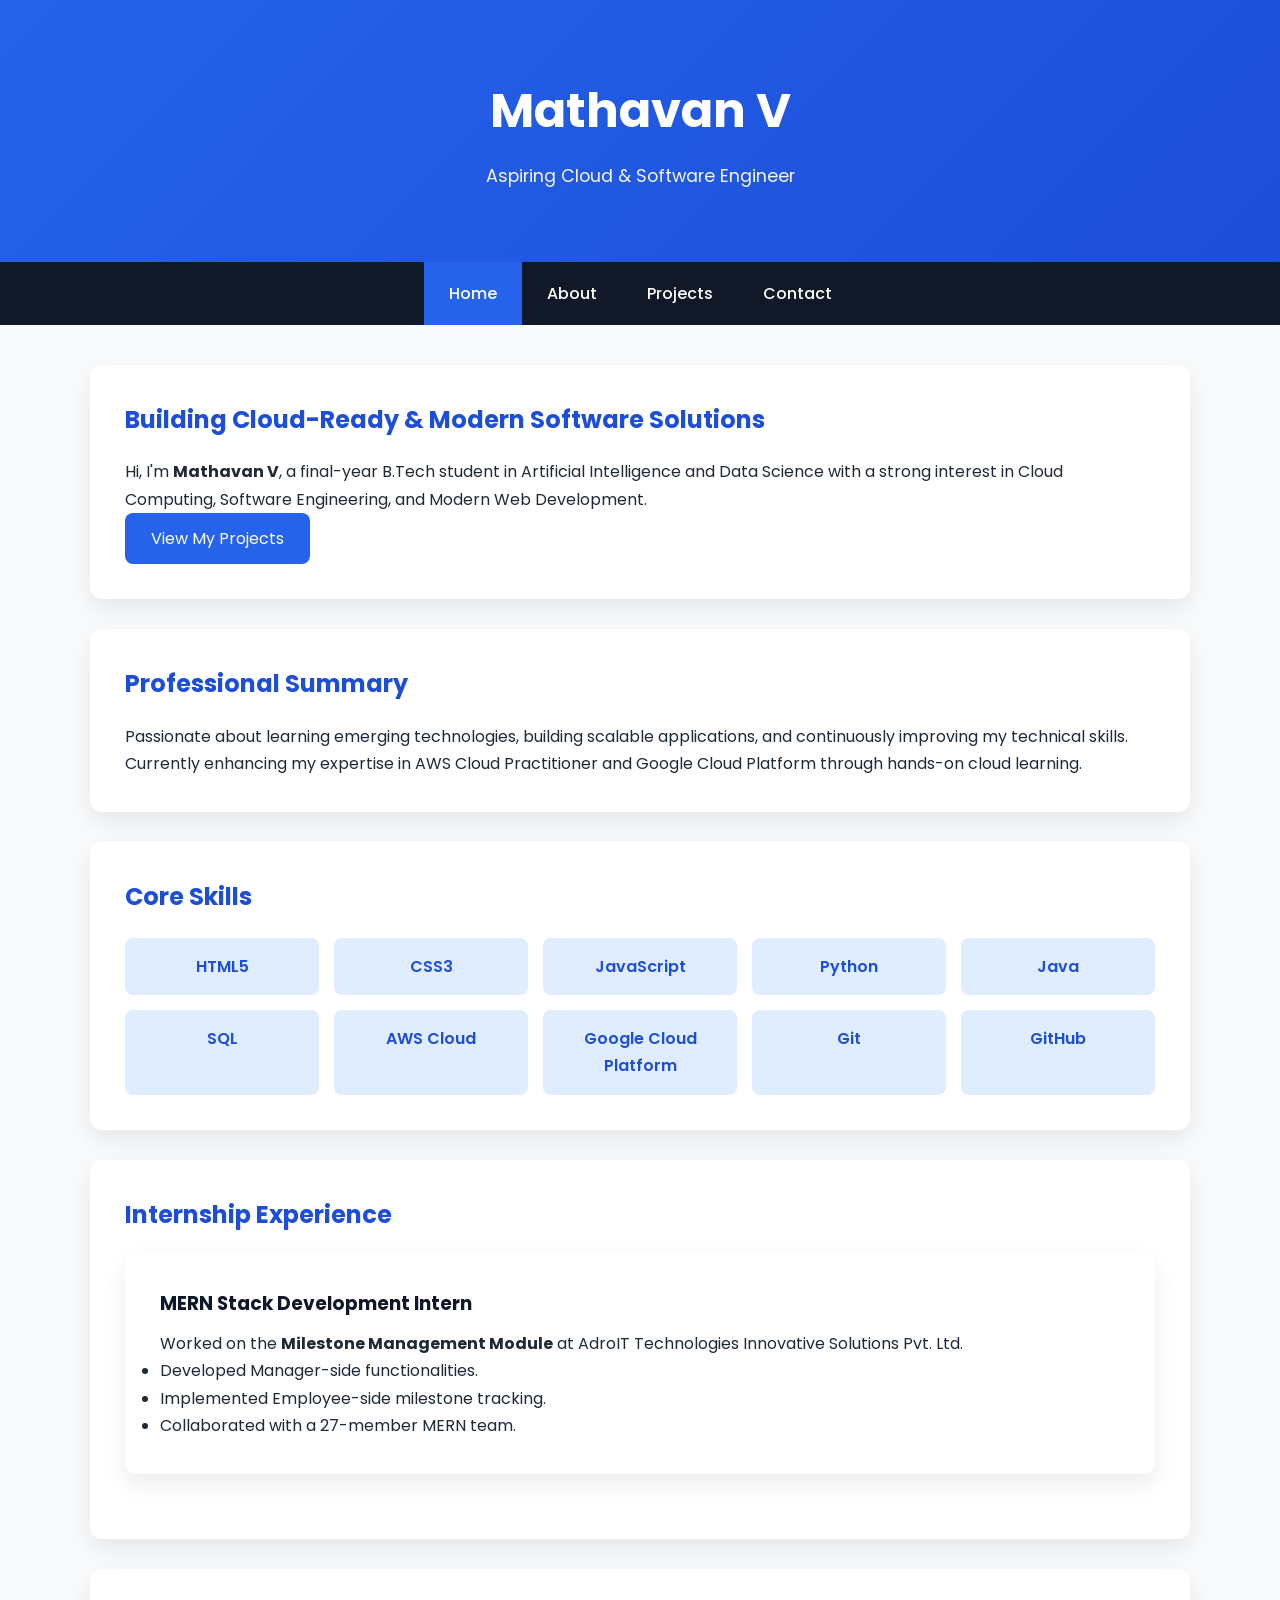
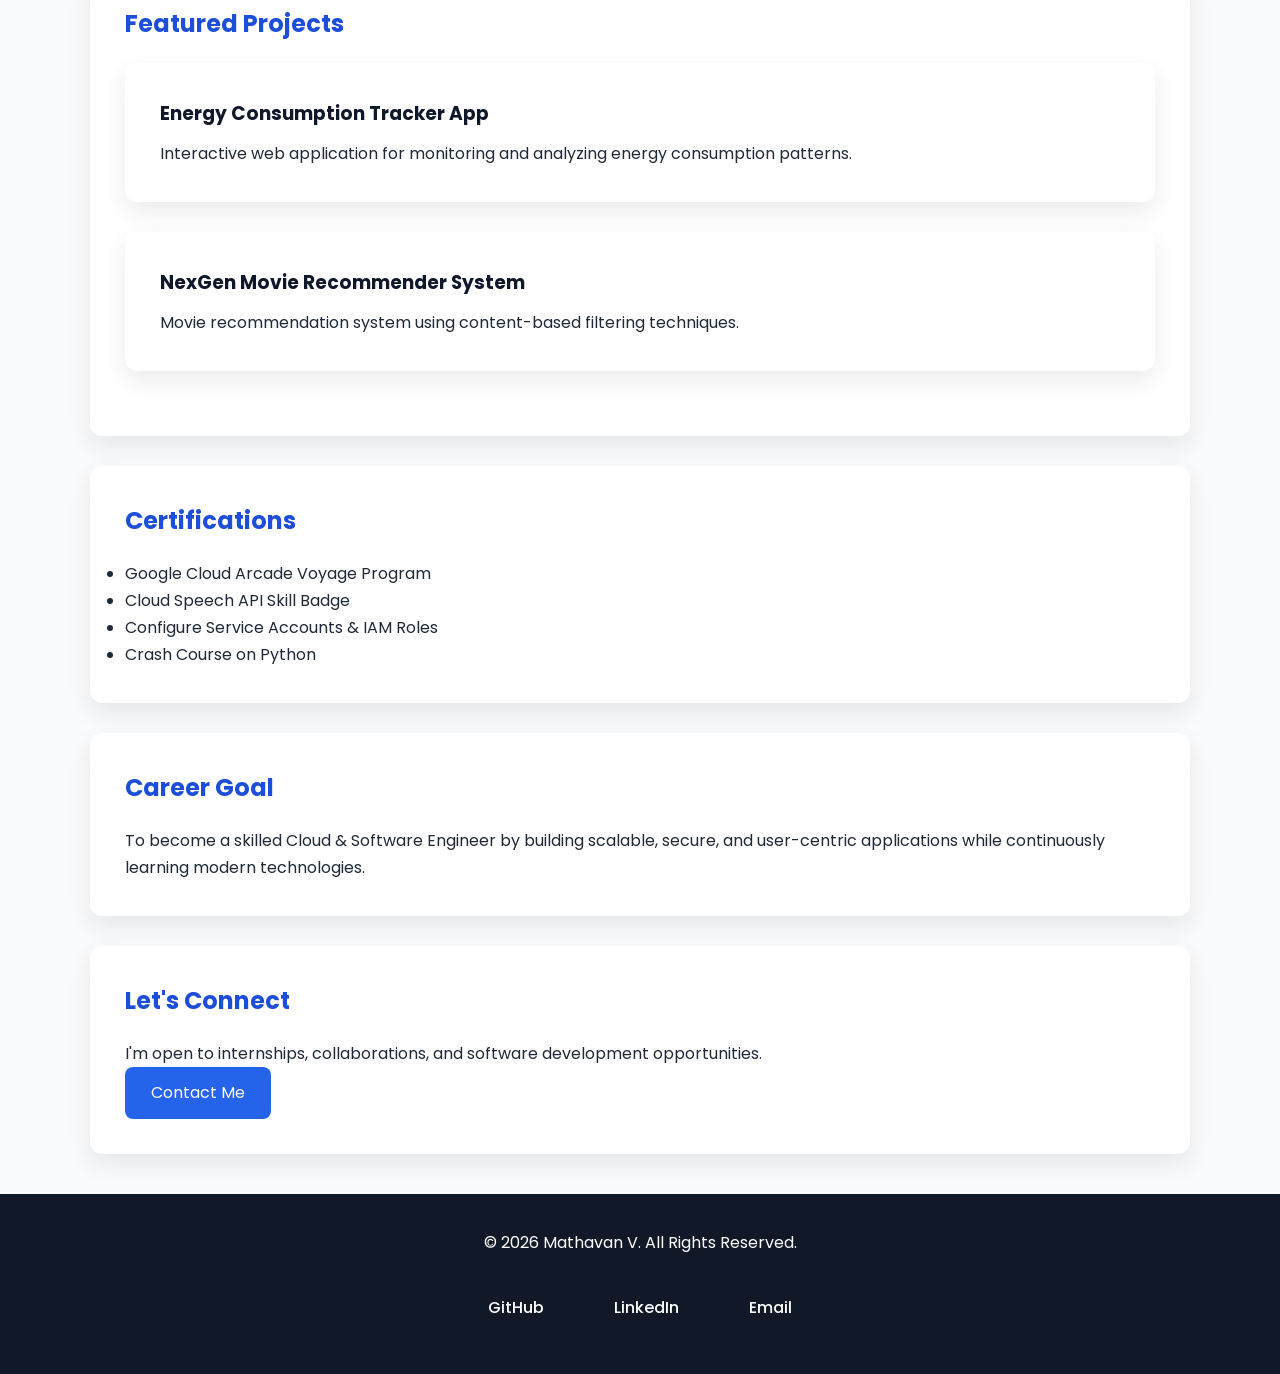
<file: portfolio/index.html>
<!DOCTYPE html>
<html lang="en">

<head>

    <!-- Basic Meta -->

    <meta charset="UTF-8">

    <meta name="viewport"
          content="width=device-width, initial-scale=1.0">

    <!-- SEO -->

    <title>Mathavan V | Portfolio</title>

    <meta name="description"
          content="Official portfolio of Mathavan V, Aspiring Cloud & Software Engineer, showcasing projects, internship experience, skills and certifications.">

    <meta name="keywords"
          content="Mathavan V, Portfolio, Cloud Engineer, Software Engineer, Web Developer, HTML, CSS, JavaScript">

    <meta name="author"
          content="Mathavan V">

    <meta name="robots"
          content="index, follow">

    <link rel="stylesheet"
          href="css/style.css">

</head>

<body>

    <!-- Skip Link -->

    <a href="#main-content"
       class="skip-link">

        Skip to Main Content

    </a>

    <!-- ================= HEADER ================= -->

    <header>

        <div class="container">

            <h1>

                Mathavan V

            </h1>

            <p class="tagline">

                Aspiring Cloud & Software Engineer

            </p>

        </div>

    </header>

    <!-- ================= NAVIGATION ================= -->

    <nav aria-label="Primary Navigation">

        <ul>

            <li>

                <a href="index.html"
                   aria-current="page">

                    Home

                </a>

            </li>

            <li>

                <a href="about.html">

                    About

                </a>

            </li>

            <li>

                <a href="projects.html">

                    Projects

                </a>

            </li>

            <li>

                <a href="contact.html">

                    Contact

                </a>

            </li>

        </ul>

    </nav>

    <!-- ================= MAIN ================= -->

    <main id="main-content">

        <!-- Hero Section -->

        <section aria-labelledby="hero-title">

            <h2 id="hero-title">

                Building Cloud-Ready &
                Modern Software Solutions

            </h2>

            <p>

                Hi, I'm <strong>Mathavan V</strong>,
                a final-year B.Tech student in Artificial Intelligence
                and Data Science with a strong interest in
                Cloud Computing, Software Engineering,
                and Modern Web Development.

            </p>

            <a href="projects.html"
               class="btn">

                View My Projects

            </a>

        </section>

        <!-- Professional Summary -->

        <section aria-labelledby="summary-heading">

            <h2 id="summary-heading">

                Professional Summary

            </h2>

            <p>

                Passionate about learning emerging technologies,
                building scalable applications,
                and continuously improving my technical skills.
                Currently enhancing my expertise in
                AWS Cloud Practitioner and
                Google Cloud Platform
                through hands-on cloud learning.

            </p>

        </section>

        <!-- Skills -->

        <section aria-labelledby="skills-heading">

            <h2 id="skills-heading">

                Core Skills

            </h2>

            <ul class="skills-list">

                <li>HTML5</li>

                <li>CSS3</li>

                <li>JavaScript</li>

                <li>Python</li>

                <li>Java</li>

                <li>SQL</li>

                <li>AWS Cloud</li>

                <li>Google Cloud Platform</li>

                <li>Git</li>

                <li>GitHub</li>

            </ul>

        </section>

        <!-- Internship -->

        <section aria-labelledby="intern-heading">

            <h2 id="intern-heading">

                Internship Experience

            </h2>

            <article>

                <h3>

                    MERN Stack Development Intern

                </h3>

                <p>

                    Worked on the
                    <strong>Milestone Management Module</strong>
                    at AdroIT Technologies Innovative Solutions Pvt. Ltd.

                </p>

                <ul>

                    <li>

                        Developed Manager-side functionalities.

                    </li>

                    <li>

                        Implemented Employee-side milestone tracking.

                    </li>

                    <li>

                        Collaborated with a 27-member MERN team.

                    </li>

                </ul>

            </article>

        </section>

        <!-- Featured Projects -->

        <section aria-labelledby="project-heading">

            <h2 id="project-heading">

                Featured Projects

            </h2>

            <article>

                <h3>

                    Energy Consumption Tracker App

                </h3>

                <p>

                    Interactive web application for monitoring
                    and analyzing energy consumption patterns.

                </p>

            </article>

            <article>

                <h3>

                    NexGen Movie Recommender System

                </h3>

                <p>

                    Movie recommendation system
                    using content-based filtering techniques.

                </p>

            </article>

        </section>

        <!-- Certifications -->

        <section aria-labelledby="cert-heading">

            <h2 id="cert-heading">

                Certifications

            </h2>

            <ul>

                <li>Google Cloud Arcade Voyage Program</li>

                <li>Cloud Speech API Skill Badge</li>

                <li>Configure Service Accounts & IAM Roles</li>

                <li>Crash Course on Python</li>

            </ul>

        </section>

        <!-- Career Goal -->

        <aside aria-labelledby="goal-heading">

            <h2 id="goal-heading">

                Career Goal

            </h2>

            <p>

                To become a skilled Cloud &
                Software Engineer by building
                scalable,
                secure,
                and user-centric applications
                while continuously learning modern technologies.

            </p>

        </aside>

        <!-- CTA -->

        <section aria-labelledby="cta-heading">

            <h2 id="cta-heading">

                Let's Connect

            </h2>

            <p>

                I'm open to internships,
                collaborations,
                and software development opportunities.

            </p>

            <a href="contact.html"
               class="btn">

                Contact Me

            </a>

        </section>

    </main>

    <!-- ================= FOOTER ================= -->

    <footer>

        <p>

            © 2026 Mathavan V.
            All Rights Reserved.

        </p>

        <nav aria-label="Social Media">

            <ul>

                <li>

                    <a href="https://github.com/MrMaddy46"
                       target="_blank"
                       aria-label="Visit GitHub Profile">

                        GitHub

                    </a>

                </li>

                <li>

                    <a href="https://linkedin.com/in/mathavanvm"
                       target="_blank"
                       aria-label="Visit LinkedIn Profile">

                        LinkedIn

                    </a>

                </li>

                <li>

                    <a href="mailto:mrmaddy46mathavan@gmail.com"
                       aria-label="Send Email">

                        Email

                    </a>

                </li>

            </ul>

        </nav>

    </footer>

</body>

</html>
</file>
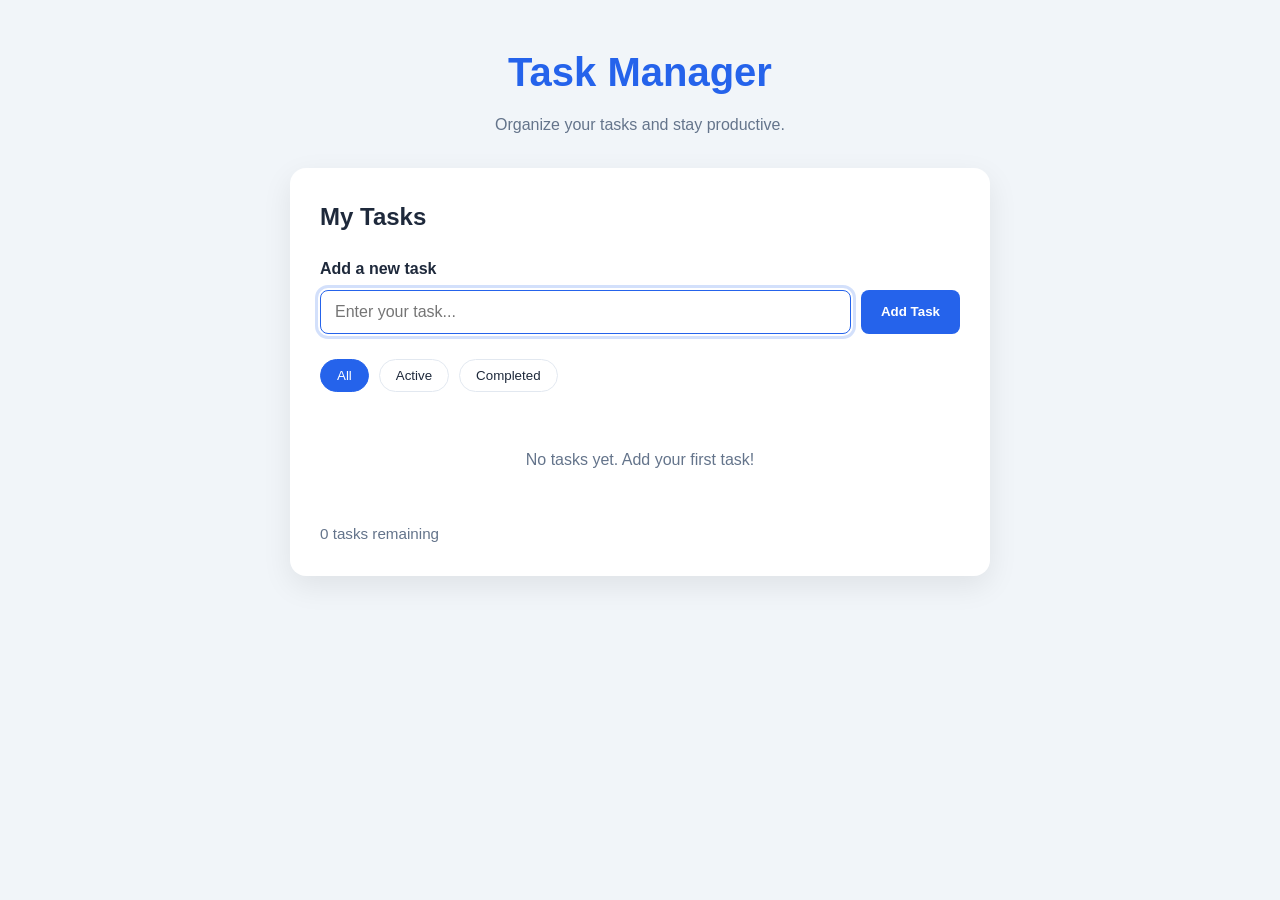
<file: Task 3/index.html>
<!DOCTYPE html>
<html lang="en">

<head>
    <meta charset="UTF-8">

    <meta name="viewport"
        content="width=device-width, initial-scale=1.0">

    <meta name="description"
        content="A client-side To-Do List application with CRUD operations, filtering, and local data persistence.">

    <title>Task Manager | To-Do List</title>

    <link rel="stylesheet" href="css/style.css">
</head>

<body>

    <main class="todo-container">

        <header class="todo-header">

            <h1>Task Manager</h1>

            <p>
                Organize your tasks and stay productive.
            </p>

        </header>

        <section
            class="todo-app"
            aria-labelledby="todo-heading">

            <h2 id="todo-heading">
                My Tasks
            </h2>

            <!-- Add Task -->

            <form id="task-form">

                <label for="task-input">
                    Add a new task
                </label>

                <div class="input-group">

                    <input
                        type="text"
                        id="task-input"
                        name="task"
                        placeholder="Enter your task..."
                        maxlength="200"
                        autocomplete="off"
                        required>

                    <button type="submit">
                        Add Task
                    </button>

                </div>

            </form>

            <!-- Filter Buttons -->

            <nav
                class="filters"
                aria-label="Task filters">

                <button
                    type="button"
                    class="filter-btn active"
                    data-filter="all"
                    aria-pressed="true">

                    All

                </button>

                <button
                    type="button"
                    class="filter-btn"
                    data-filter="active"
                    aria-pressed="false">

                    Active

                </button>

                <button
                    type="button"
                    class="filter-btn"
                    data-filter="completed"
                    aria-pressed="false">

                    Completed

                </button>

            </nav>

            <!-- Task List -->

            <ul
                id="task-list"
                class="task-list"
                aria-live="polite">
            </ul>

            <!-- Task Count -->

            <p
                id="task-count"
                class="task-count"
                aria-live="polite">

                0 tasks remaining

            </p>

        </section>

    </main>

    <script src="js/script.js"></script>

</body>

</html>
</file>
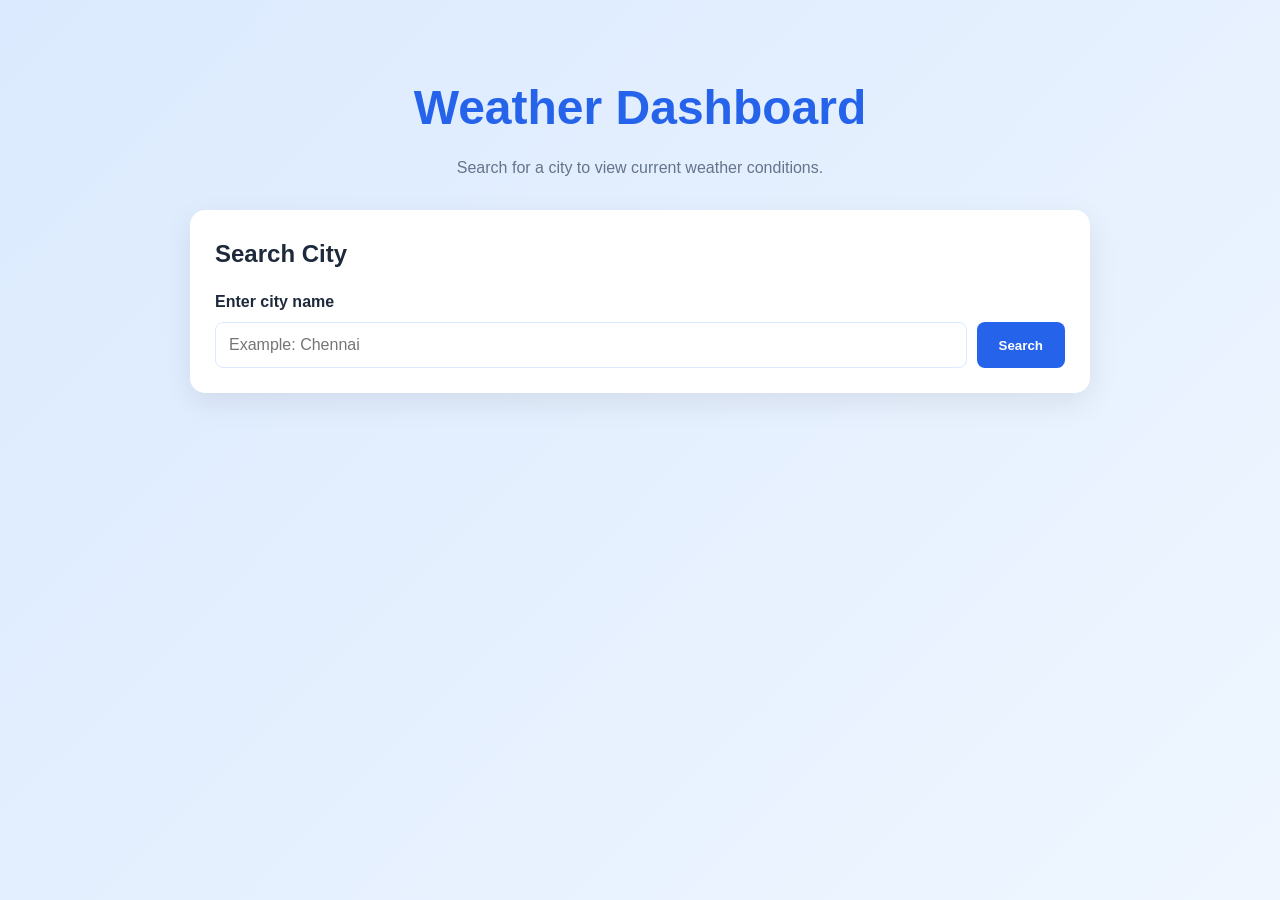
<file: Task 4/index.html>
<!DOCTYPE html>
<html lang="en">

<head>

    <meta charset="UTF-8">

    <meta name="viewport"
        content="width=device-width, initial-scale=1.0">

    <meta name="description"
        content="Real-time weather dashboard that displays temperature, humidity and wind speed for any city.">

    <title>Weather Dashboard</title>

    <link rel="stylesheet"
        href="css/style.css">

</head>

<body>

    <main class="weather-container">

        <header class="weather-header">

            <h1>Weather Dashboard</h1>

            <p>
                Search for a city to view current weather conditions.
            </p>

        </header>

        <section
            class="search-section"
            aria-labelledby="search-heading">

            <h2 id="search-heading">
                Search City
            </h2>

            <form id="weather-form">

                <label for="city-input">
                    Enter city name
                </label>

                <div class="search-box">

                    <input
                        type="search"
                        id="city-input"
                        placeholder="Example: Chennai"
                        autocomplete="off"
                        required>

                    <button type="submit">
                        Search
                    </button>

                </div>

            </form>

        </section>

        <!-- Status -->

        <p
            id="status-message"
            class="status"
            aria-live="polite">
        </p>

        <!-- Weather Result -->

        <section
            id="weather-result"
            class="weather-result"
            aria-labelledby="city-name"
            hidden>

            <header class="location-header">

                <h2 id="city-name">
                    --
                </h2>

                <p id="country-name">
                    --
                </p>

            </header>

            <div class="weather-grid">

                <article class="weather-card">

                    <h3>
                        Temperature
                    </h3>

                    <p
                        id="temperature"
                        class="weather-value">
                        --
                    </p>

                    <span>
                        °C
                    </span>

                </article>

                <article class="weather-card">

                    <h3>
                        Humidity
                    </h3>

                    <p
                        id="humidity"
                        class="weather-value">
                        --
                    </p>

                    <span>
                        %
                    </span>

                </article>

                <article class="weather-card">

                    <h3>
                        Wind Speed
                    </h3>

                    <p
                        id="wind-speed"
                        class="weather-value">
                        --
                    </p>

                    <span>
                        km/h
                    </span>

                </article>

            </div>

            <p class="weather-time">

                Last updated:
                <time id="updated-time">
                    --
                </time>

            </p>

        </section>

    </main>

    <script src="js/script.js"></script>

</body>

</html>
</file>
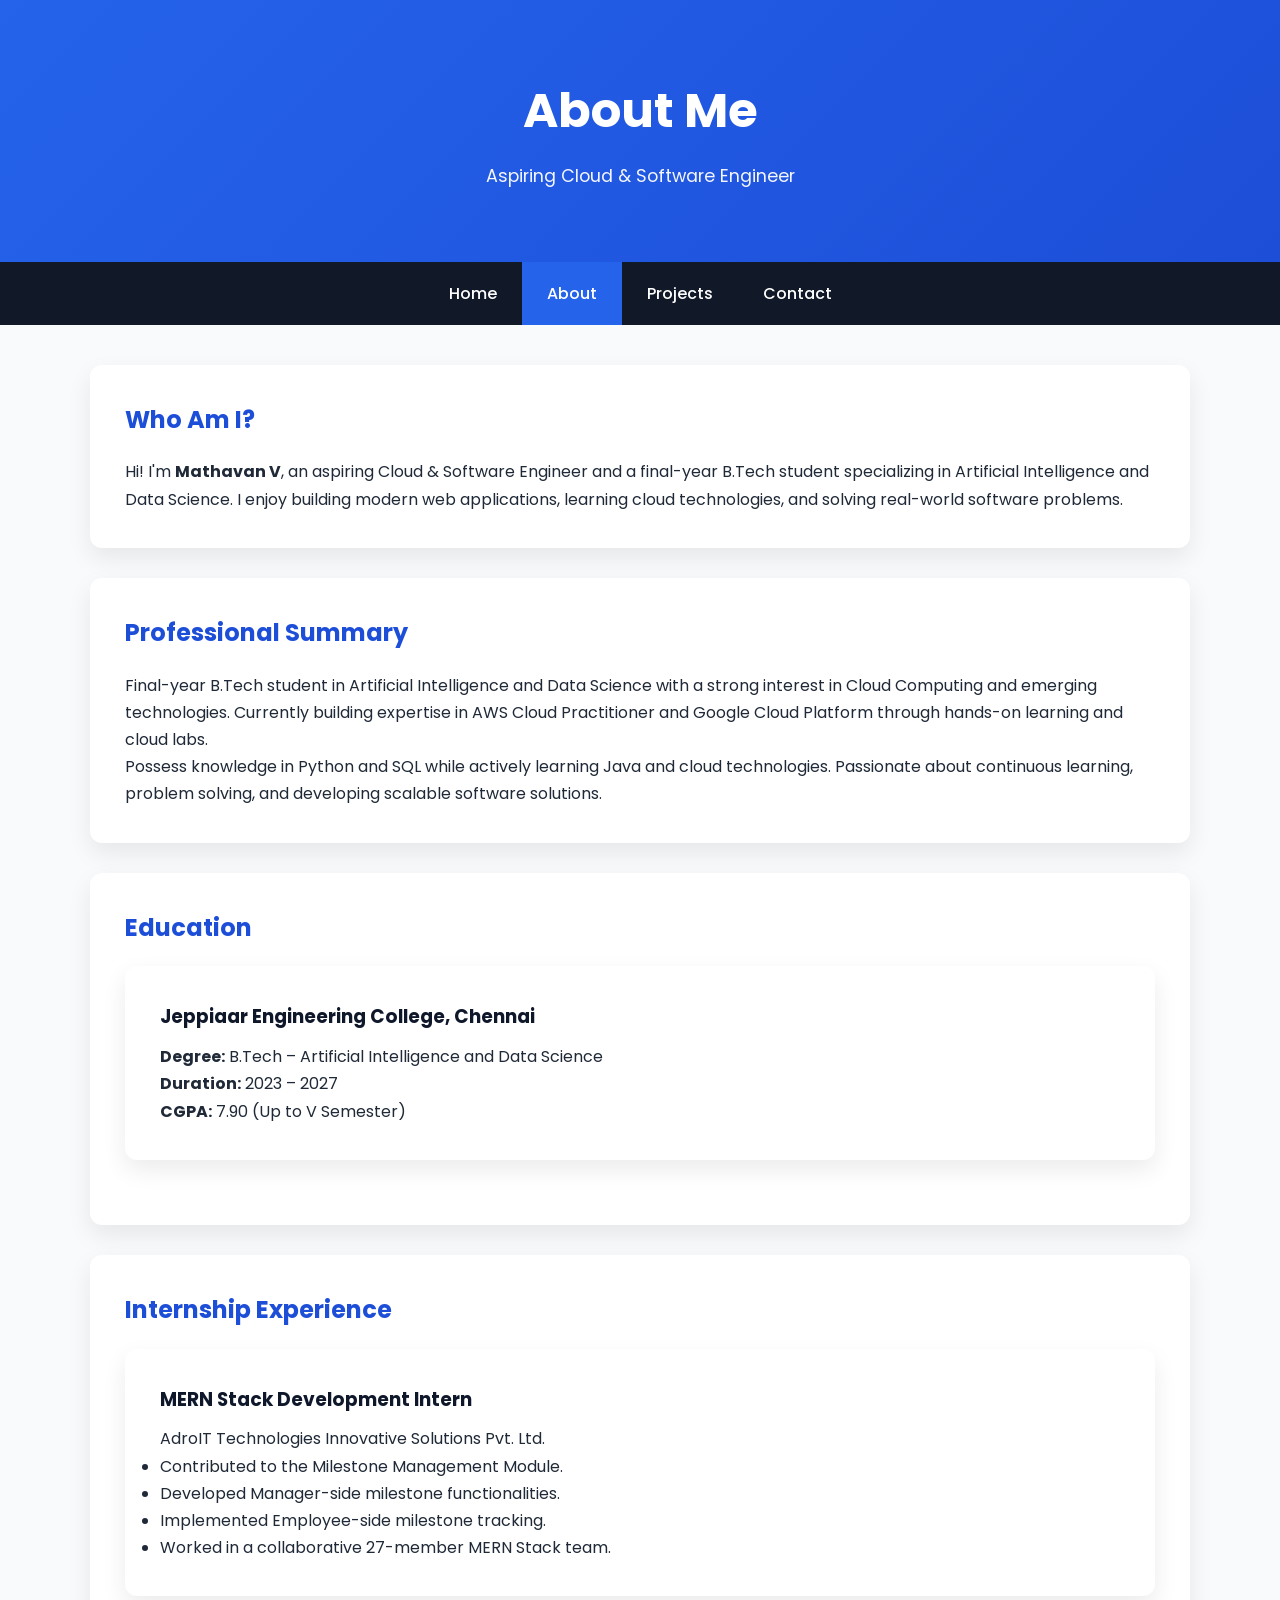
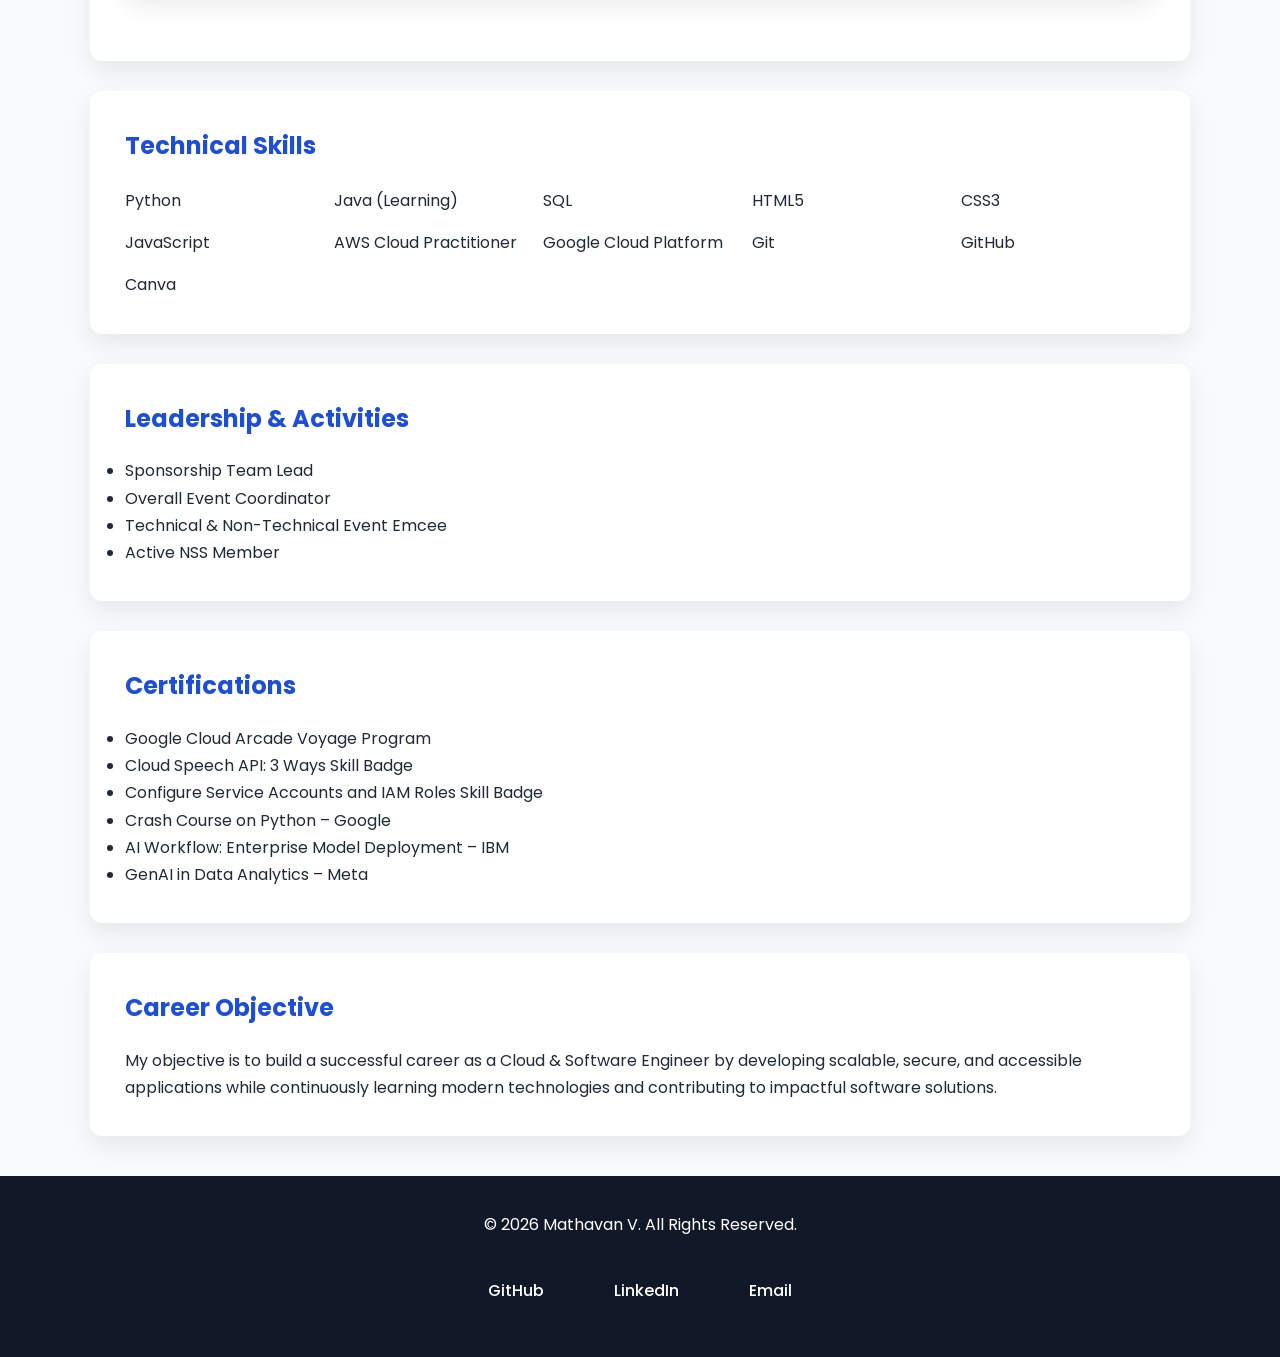
<file: portfolio/about.html>
<!DOCTYPE html>
<html lang="en">

<head>

    <meta charset="UTF-8">

    <meta name="viewport" content="width=device-width, initial-scale=1.0">

    <title>About | Mathavan V</title>

    <meta name="description"
        content="Learn more about Mathavan V, an aspiring Cloud & Software Engineer and B.Tech AI & Data Science student.">

    <meta name="keywords"
        content="Mathavan V, About, Portfolio, Cloud Engineer, Software Engineer">

    <meta name="author"
        content="Mathavan V">

    <meta name="robots"
        content="index, follow">

    <link rel="stylesheet" href="css/style.css">

</head>

<body>

    <!-- Skip Navigation -->

    <a href="#main-content" class="skip-link">
        Skip to Main Content
    </a>

    <!-- Header -->

    <header>

        <div class="container">

            <h1>About Me</h1>

            <p class="tagline">

                Aspiring Cloud & Software Engineer

            </p>

        </div>

    </header>

    <!-- Navigation -->

    <nav aria-label="Primary Navigation">

        <ul>

            <li><a href="index.html">Home</a></li>

            <li><a href="about.html" aria-current="page">About</a></li>

            <li><a href="projects.html">Projects</a></li>

            <li><a href="contact.html">Contact</a></li>

        </ul>

    </nav>

    <!-- Main -->

    <main id="main-content">

        <!-- Introduction -->

        <section aria-labelledby="about-heading">

            <h2 id="about-heading">

                Who Am I?

            </h2>

            <p>

                Hi! I'm <strong>Mathavan V</strong>, an aspiring Cloud & Software Engineer
                and a final-year B.Tech student specializing in Artificial Intelligence and
                Data Science. I enjoy building modern web applications, learning cloud
                technologies, and solving real-world software problems.

            </p>

        </section>

        <!-- Professional Summary -->

        <section aria-labelledby="summary-heading">

            <h2 id="summary-heading">

                Professional Summary

            </h2>

            <p>

                Final-year B.Tech student in Artificial Intelligence and Data Science with
                a strong interest in Cloud Computing and emerging technologies.
                Currently building expertise in AWS Cloud Practitioner and Google Cloud Platform
                through hands-on learning and cloud labs.

            </p>

            <p>

                Possess knowledge in Python and SQL while actively learning Java
                and cloud technologies. Passionate about continuous learning,
                problem solving, and developing scalable software solutions.

            </p>

        </section>

        <!-- Education -->

        <section aria-labelledby="education-heading">

            <h2 id="education-heading">

                Education

            </h2>

            <article>

                <h3>

                    Jeppiaar Engineering College, Chennai

                </h3>

                <p>

                    <strong>Degree:</strong>

                    B.Tech – Artificial Intelligence and Data Science

                </p>

                <p>

                    <strong>Duration:</strong>

                    2023 – 2027

                </p>

                <p>

                    <strong>CGPA:</strong>

                    7.90 (Up to V Semester)

                </p>

            </article>

        </section>

        <!-- Internship -->

        <section aria-labelledby="internship-heading">

            <h2 id="internship-heading">

                Internship Experience

            </h2>

            <article>

                <h3>

                    MERN Stack Development Intern

                </h3>

                <p>

                    AdroIT Technologies Innovative Solutions Pvt. Ltd.

                </p>

                <ul>

                    <li>
                        Contributed to the Milestone Management Module.
                    </li>

                    <li>
                        Developed Manager-side milestone functionalities.
                    </li>

                    <li>
                        Implemented Employee-side milestone tracking.
                    </li>

                    <li>
                        Worked in a collaborative 27-member MERN Stack team.
                    </li>

                </ul>

            </article>

        </section>

        <!-- Skills -->

        <section aria-labelledby="skills-heading">

            <h2 id="skills-heading">

                Technical Skills

            </h2>

            <div class="skills-list">

                <span>Python</span>

                <span>Java (Learning)</span>

                <span>SQL</span>

                <span>HTML5</span>

                <span>CSS3</span>

                <span>JavaScript</span>

                <span>AWS Cloud Practitioner</span>

                <span>Google Cloud Platform</span>

                <span>Git</span>

                <span>GitHub</span>

                <span>Canva</span>

            </div>

        </section>

        <!-- Leadership -->

        <section aria-labelledby="leadership-heading">

            <h2 id="leadership-heading">

                Leadership & Activities

            </h2>

            <ul>

                <li>
                    Sponsorship Team Lead
                </li>

                <li>
                    Overall Event Coordinator
                </li>

                <li>
                    Technical & Non-Technical Event Emcee
                </li>

                <li>
                    Active NSS Member
                </li>

            </ul>

        </section>

        <!-- Certifications -->

        <section aria-labelledby="certification-heading">

            <h2 id="certification-heading">

                Certifications

            </h2>

            <ul>

                <li>
                    Google Cloud Arcade Voyage Program
                </li>

                <li>
                    Cloud Speech API: 3 Ways Skill Badge
                </li>

                <li>
                    Configure Service Accounts and IAM Roles Skill Badge
                </li>

                <li>
                    Crash Course on Python – Google
                </li>

                <li>
                    AI Workflow: Enterprise Model Deployment – IBM
                </li>

                <li>
                    GenAI in Data Analytics – Meta
                </li>

            </ul>

        </section>

        <!-- Career Goal -->

        <section aria-labelledby="goal-heading">

            <h2 id="goal-heading">

                Career Objective

            </h2>

            <p>

                My objective is to build a successful career as a Cloud &
                Software Engineer by developing scalable, secure,
                and accessible applications while continuously learning
                modern technologies and contributing to impactful software solutions.

            </p>

        </section>

    </main>

    <!-- Footer -->

    <footer>

        <p>

            © 2026 Mathavan V.
            All Rights Reserved.

        </p>

        <nav aria-label="Social Links">

            <ul>

                <li>

                    <a href="https://github.com/MrMaddy46"
                        target="_blank"
                        aria-label="GitHub Profile">

                        GitHub

                    </a>

                </li>

                <li>

                    <a href="https://linkedin.com/in/mathavanvm"
                        target="_blank"
                        aria-label="LinkedIn Profile">

                        LinkedIn

                    </a>

                </li>

                <li>

                    <a href="mailto:mrmaddy46mathavan@gmail.com"
                        aria-label="Send Email">

                        Email

                    </a>

                </li>

            </ul>

        </nav>

    </footer>

</body>

</html>
</file>
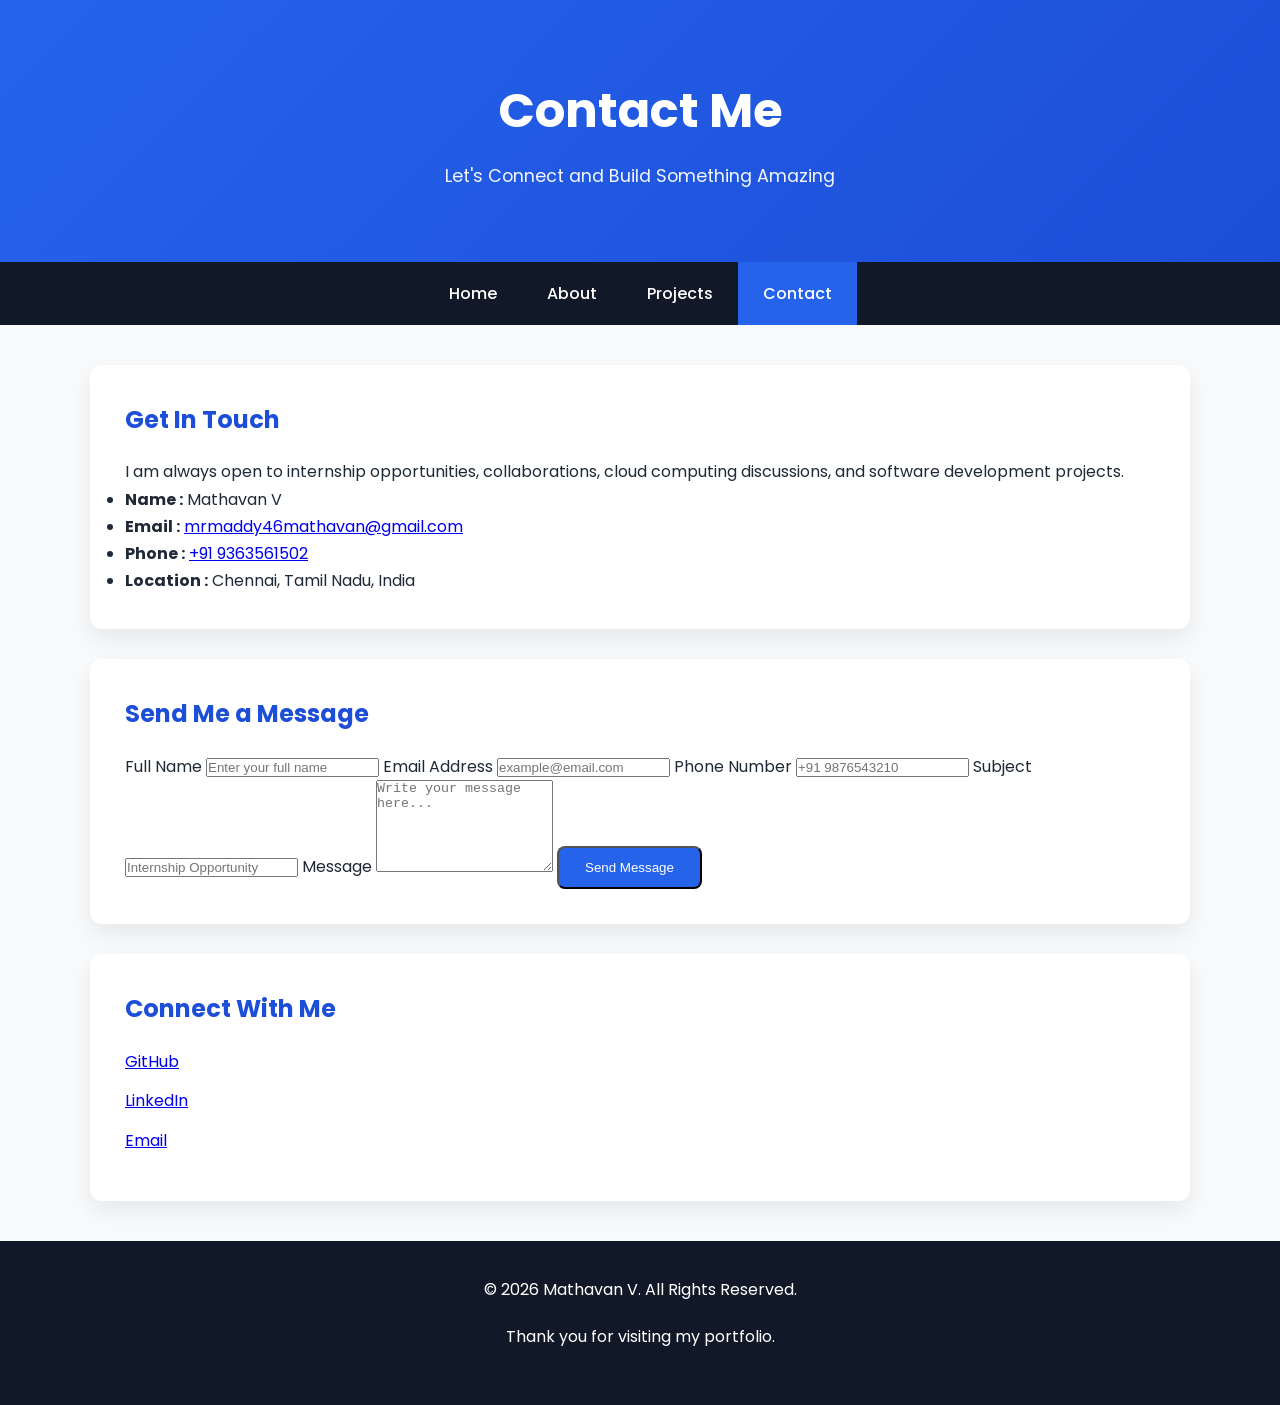
<file: portfolio/contact.html>
<!DOCTYPE html>
<html lang="en">

<head>

    <meta charset="UTF-8">

    <meta name="viewport" content="width=device-width, initial-scale=1.0">

    <title>Contact | Mathavan V</title>

    <meta name="description"
        content="Contact Mathavan V for internships, collaborations, and software development opportunities.">

    <meta name="keywords"
        content="Mathavan Contact, Portfolio, Web Developer, Cloud Engineer">

    <meta name="author"
        content="Mathavan V">

    <meta name="robots"
        content="index, follow">

    <link rel="stylesheet" href="css/style.css">

</head>

<body>

    <!-- Skip Link -->

    <a href="#main-content" class="skip-link">

        Skip to Main Content

    </a>

    <!-- Header -->

    <header>

        <div class="container">

            <h1>

                Contact Me

            </h1>

            <p class="tagline">

                Let's Connect and Build Something Amazing

            </p>

        </div>

    </header>

    <!-- Navigation -->

    <nav aria-label="Primary Navigation">

        <ul>

            <li>

                <a href="index.html">

                    Home

                </a>

            </li>

            <li>

                <a href="about.html">

                    About

                </a>

            </li>

            <li>

                <a href="projects.html">

                    Projects

                </a>

            </li>

            <li>

                <a href="contact.html"
                    aria-current="page">

                    Contact

                </a>

            </li>

        </ul>

    </nav>

    <!-- Main -->

    <main id="main-content">

        <!-- Contact Information -->

        <section aria-labelledby="contact-info">

            <h2 id="contact-info">

                Get In Touch

            </h2>

            <p>

                I am always open to internship opportunities,
                collaborations,
                cloud computing discussions,
                and software development projects.

            </p>

            <ul>

                <li>

                    <strong>Name :</strong>

                    Mathavan V

                </li>

                <li>

                    <strong>Email :</strong>

                    <a href="mailto:mrmaddy46mathavan@gmail.com">

                        mrmaddy46mathavan@gmail.com

                    </a>

                </li>

                <li>

                    <strong>Phone :</strong>

                    <a href="tel:+919363561502">

                        +91 9363561502

                    </a>

                </li>

                <li>

                    <strong>Location :</strong>

                    Chennai, Tamil Nadu, India

                </li>

            </ul>

        </section>

        <!-- Contact Form -->

        <section aria-labelledby="form-heading">

            <h2 id="form-heading">

                Send Me a Message

            </h2>

            <form action="#"
                method="post"
                aria-label="Contact Form">

                <label for="fullname">

                    Full Name

                </label>

                <input
                    type="text"
                    id="fullname"
                    name="fullname"
                    placeholder="Enter your full name"
                    required>

                <label for="email">

                    Email Address

                </label>

                <input
                    type="email"
                    id="email"
                    name="email"
                    placeholder="example@email.com"
                    required>

                <label for="phone">

                    Phone Number

                </label>

                <input
                    type="tel"
                    id="phone"
                    name="phone"
                    placeholder="+91 9876543210">

                <label for="subject">

                    Subject

                </label>

                <input
                    type="text"
                    id="subject"
                    name="subject"
                    placeholder="Internship Opportunity"
                    required>

                <label for="message">

                    Message

                </label>

                <textarea
                    id="message"
                    name="message"
                    rows="6"
                    placeholder="Write your message here..."
                    required></textarea>

                <button
                    type="submit"
                    class="btn"
                    aria-label="Send Message">

                    Send Message

                </button>

            </form>

        </section>

        <!-- Social Links -->

        <aside aria-labelledby="social-heading">

            <h2 id="social-heading">

                Connect With Me

            </h2>

            <ul>

                <li>

                    <a href="https://github.com/MrMaddy46"
                        target="_blank"
                        aria-label="Visit GitHub Profile">

                        GitHub

                    </a>

                </li>

                <li>

                    <a href="https://linkedin.com/in/mathavanvm"
                        target="_blank"
                        aria-label="Visit LinkedIn Profile">

                        LinkedIn

                    </a>

                </li>

                <li>

                    <a href="mailto:mrmaddy46mathavan@gmail.com"
                        aria-label="Send Email">

                        Email

                    </a>

                </li>

            </ul>

        </aside>

    </main>

    <!-- Footer -->

    <footer>

        <p>

            © 2026 Mathavan V. All Rights Reserved.

        </p>

        <p>

            Thank you for visiting my portfolio.

        </p>

    </footer>

</body>

</html>
</file>
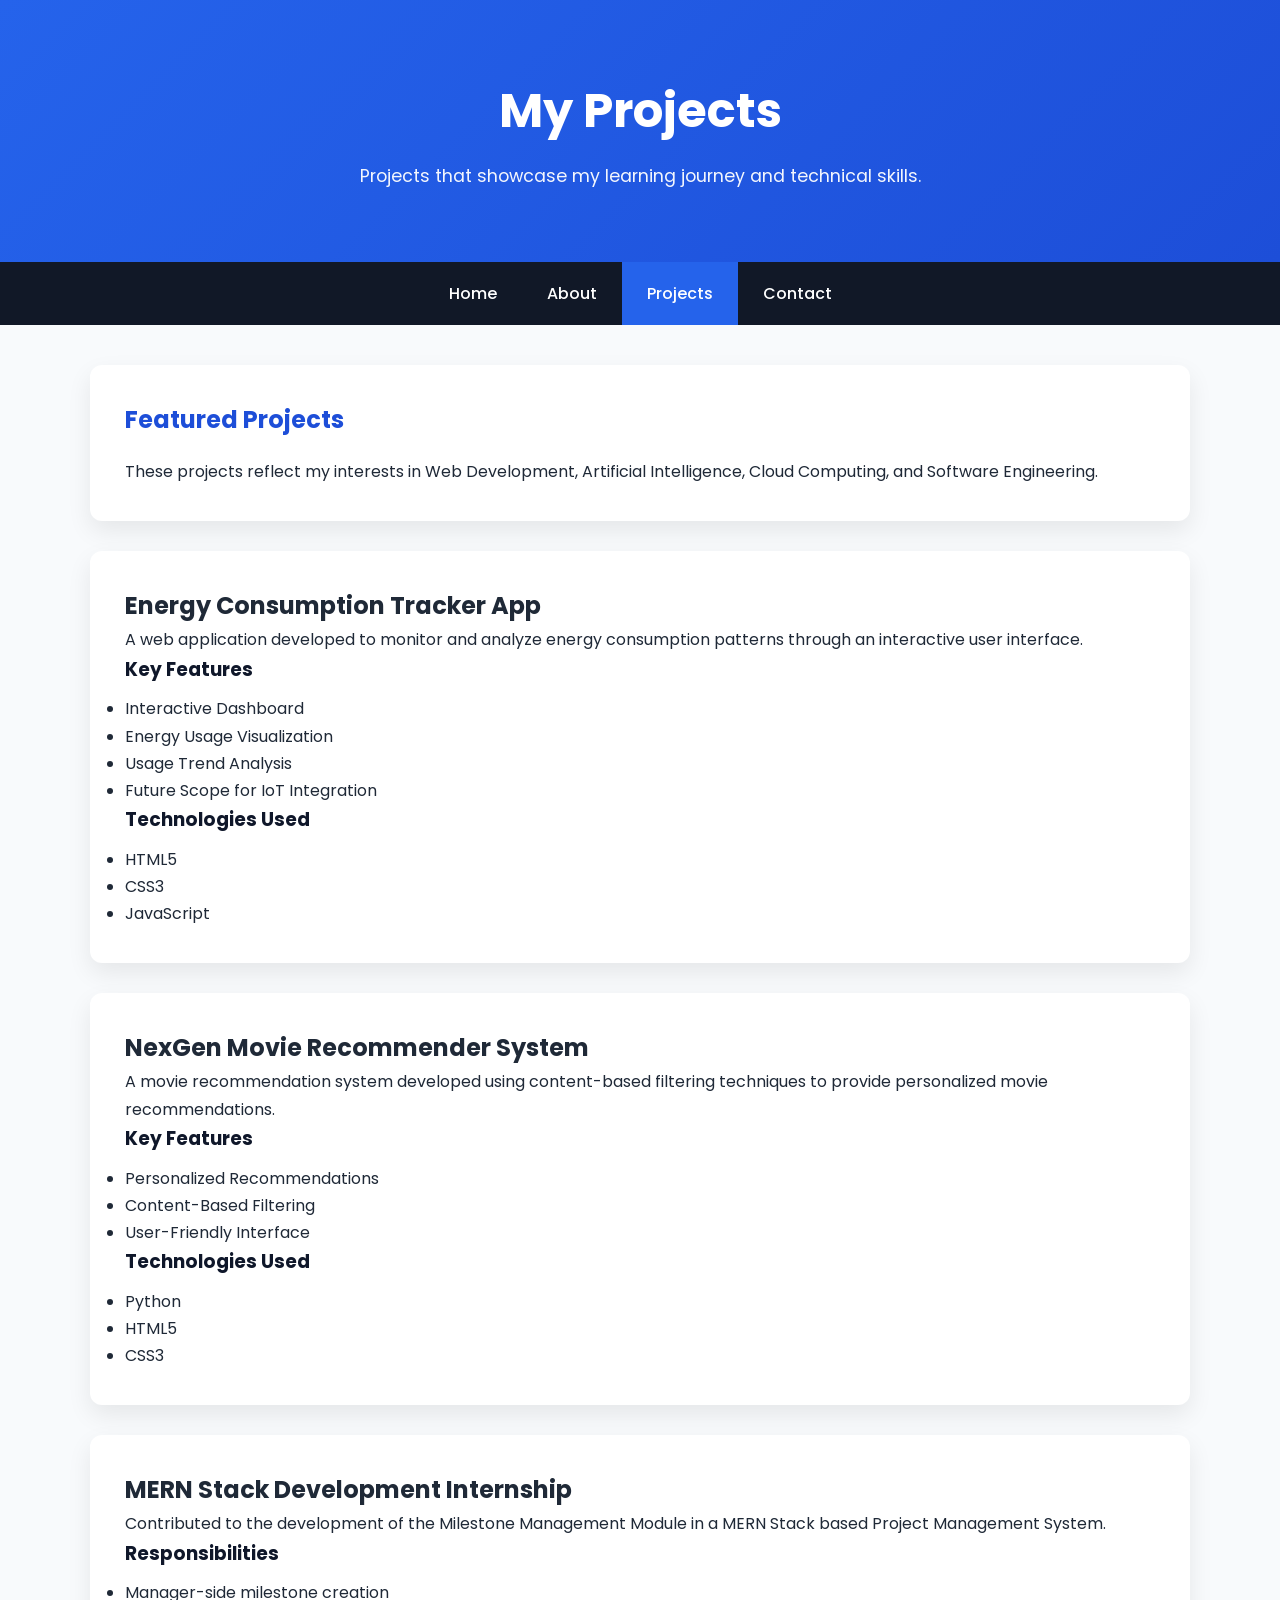
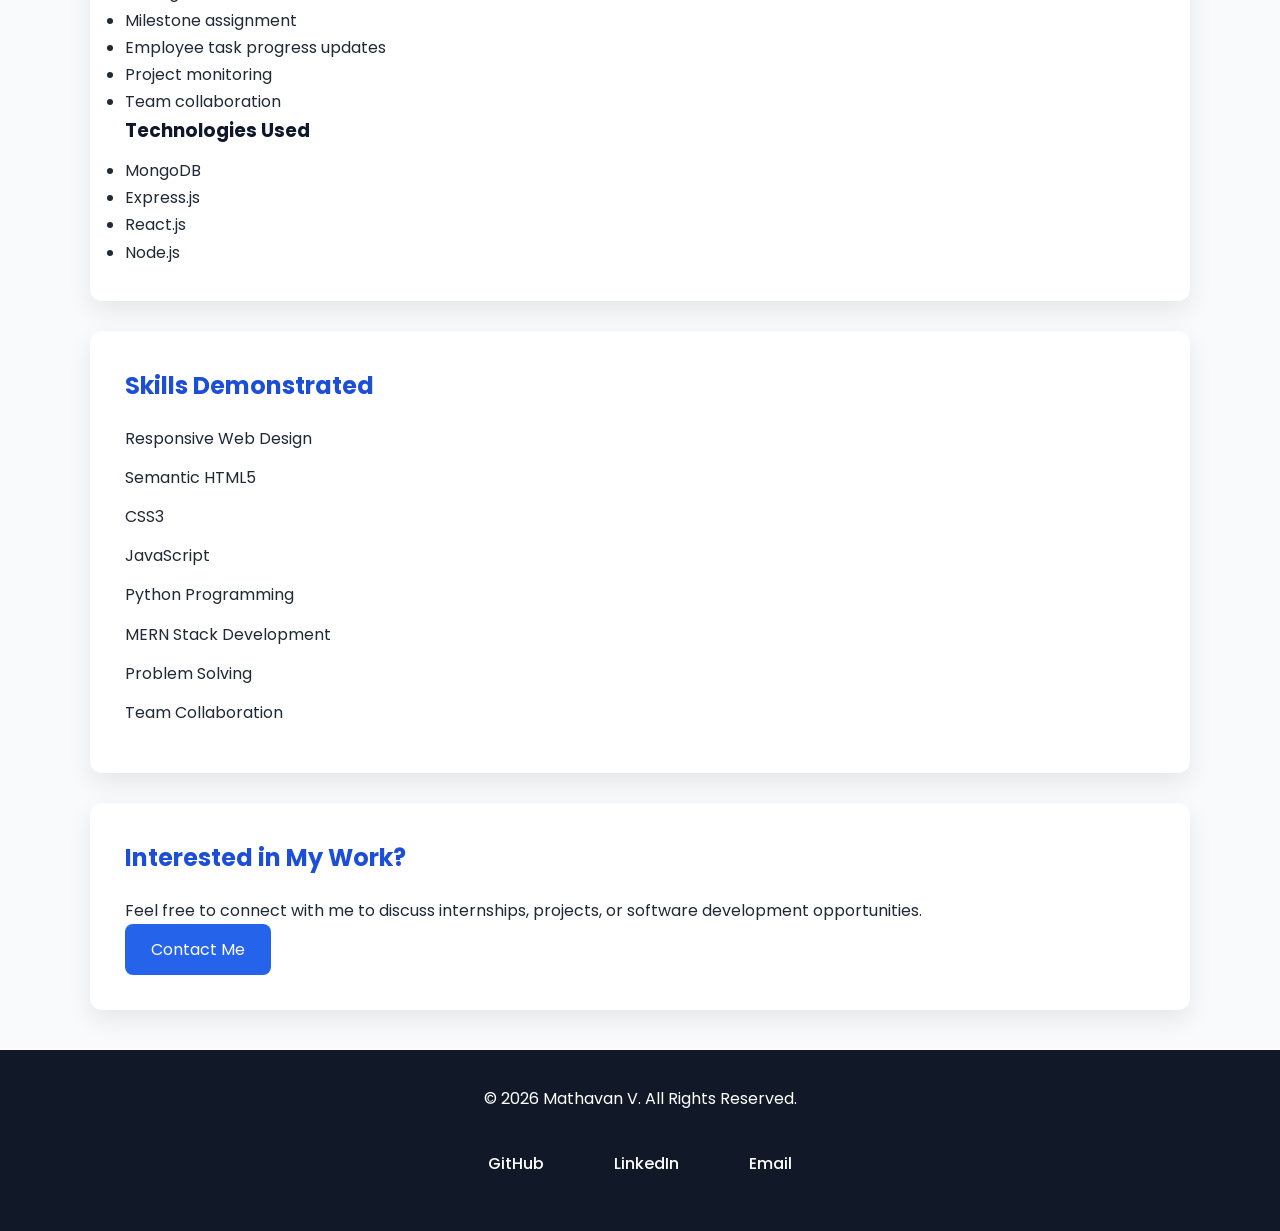
<file: portfolio/projects.html>
<!DOCTYPE html>
<html lang="en">

<head>

    <meta charset="UTF-8">

    <meta name="viewport" content="width=device-width, initial-scale=1.0">

    <title>Projects | Mathavan V</title>

    <meta name="description"
        content="Projects developed by Mathavan V including Web Development, MERN Stack and AI applications.">

    <meta name="keywords"
        content="Mathavan Projects, Portfolio, HTML, CSS, JavaScript, MERN, AI">

    <meta name="author"
        content="Mathavan V">

    <meta name="robots"
        content="index, follow">

    <link rel="stylesheet"
        href="css/style.css">

</head>

<body>

    <!-- Skip Link -->

    <a href="#main-content"
        class="skip-link">

        Skip to Main Content

    </a>

    <!-- Header -->

    <header>

        <div class="container">

            <h1>

                My Projects

            </h1>

            <p class="tagline">

                Projects that showcase my learning journey and technical skills.

            </p>

        </div>

    </header>

    <!-- Navigation -->

    <nav aria-label="Primary Navigation">

        <ul>

            <li>

                <a href="index.html">

                    Home

                </a>

            </li>

            <li>

                <a href="about.html">

                    About

                </a>

            </li>

            <li>

                <a href="projects.html"
                    aria-current="page">

                    Projects

                </a>

            </li>

            <li>

                <a href="contact.html">

                    Contact

                </a>

            </li>

        </ul>

    </nav>

    <!-- Main -->

    <main id="main-content">

        <!-- Introduction -->

        <section aria-labelledby="project-heading">

            <h2 id="project-heading">

                Featured Projects

            </h2>

            <p>

                These projects reflect my interests in Web Development,
                Artificial Intelligence,
                Cloud Computing,
                and Software Engineering.

            </p>

        </section>

        <!-- Project 1 -->

        <article>

            <h2>

                Energy Consumption Tracker App

            </h2>

            <p>

                A web application developed to monitor and analyze
                energy consumption patterns through an interactive
                user interface.

            </p>

            <h3>

                Key Features

            </h3>

            <ul>

                <li>Interactive Dashboard</li>

                <li>Energy Usage Visualization</li>

                <li>Usage Trend Analysis</li>

                <li>Future Scope for IoT Integration</li>

            </ul>

            <h3>

                Technologies Used

            </h3>

            <ul>

                <li>HTML5</li>

                <li>CSS3</li>

                <li>JavaScript</li>

            </ul>

        </article>

        <!-- Project 2 -->

        <article>

            <h2>

                NexGen Movie Recommender System

            </h2>

            <p>

                A movie recommendation system developed using
                content-based filtering techniques to provide
                personalized movie recommendations.

            </p>

            <h3>

                Key Features

            </h3>

            <ul>

                <li>Personalized Recommendations</li>

                <li>Content-Based Filtering</li>

                <li>User-Friendly Interface</li>

            </ul>

            <h3>

                Technologies Used

            </h3>

            <ul>

                <li>Python</li>

                <li>HTML5</li>

                <li>CSS3</li>

            </ul>

        </article>

        <!-- Internship Experience -->

        <article>

            <h2>

                MERN Stack Development Internship

            </h2>

            <p>

                Contributed to the development of the
                Milestone Management Module
                in a MERN Stack based
                Project Management System.

            </p>

            <h3>

                Responsibilities

            </h3>

            <ul>

                <li>Manager-side milestone creation</li>

                <li>Milestone assignment</li>

                <li>Employee task progress updates</li>

                <li>Project monitoring</li>

                <li>Team collaboration</li>

            </ul>

            <h3>

                Technologies Used

            </h3>

            <ul>

                <li>MongoDB</li>

                <li>Express.js</li>

                <li>React.js</li>

                <li>Node.js</li>

            </ul>

        </article>

        <!-- Skills Applied -->

        <aside aria-labelledby="skill-heading">

            <h2 id="skill-heading">

                Skills Demonstrated

            </h2>

            <ul>

                <li>Responsive Web Design</li>

                <li>Semantic HTML5</li>

                <li>CSS3</li>

                <li>JavaScript</li>

                <li>Python Programming</li>

                <li>MERN Stack Development</li>

                <li>Problem Solving</li>

                <li>Team Collaboration</li>

            </ul>

        </aside>

        <!-- Call To Action -->

        <section aria-labelledby="cta-heading">

            <h2 id="cta-heading">

                Interested in My Work?

            </h2>

            <p>

                Feel free to connect with me to discuss
                internships,
                projects,
                or software development opportunities.

            </p>

            <a href="contact.html"
                class="btn">

                Contact Me

            </a>

        </section>

    </main>

    <!-- Footer -->

    <footer>

        <p>

            © 2026 Mathavan V.
            All Rights Reserved.

        </p>

        <nav aria-label="Social Media Links">

            <ul>

                <li>

                    <a href="https://github.com/MrMaddy46"
                        target="_blank"
                        aria-label="GitHub Profile">

                        GitHub

                    </a>

                </li>

                <li>

                    <a href="https://linkedin.com/in/mathavanvm"
                        target="_blank"
                        aria-label="LinkedIn Profile">

                        LinkedIn

                    </a>

                </li>

                <li>

                    <a href="mailto:mrmaddy46mathavan@gmail.com"
                        aria-label="Email">

                        Email

                    </a>

                </li>

            </ul>

        </nav>

    </footer>

</body>

</html>
</file>
<file: portfolio/css/style.css>
/* =========================
   GOOGLE FONT
========================= */
@import url('https://fonts.googleapis.com/css2?family=Poppins:wght@300;400;500;600;700&display=swap');

/* =========================
   RESET
========================= */

*{
    margin:0;
    padding:0;
    box-sizing:border-box;
}

html{
    scroll-behavior:smooth;
}

body{
    font-family:'Poppins',sans-serif;
    line-height:1.7;
    background:#f8fafc;
    color:#1f2937;
}

/* =========================
   ACCESSIBILITY
========================= */

.skip-link{
    position:absolute;
    top:-50px;
    left:20px;
    background:#000;
    color:#fff;
    padding:10px 18px;
    border-radius:6px;
    text-decoration:none;
    z-index:999;
}

.skip-link:focus{
    top:20px;
}

:focus-visible{
    outline:3px solid #2563eb;
    outline-offset:3px;
}

/* =========================
   HEADER
========================= */

header{
    background:linear-gradient(135deg,#2563eb,#1d4ed8);
    color:white;
    text-align:center;
    padding:70px 20px;
}

header h1{
    font-size:3rem;
    margin-bottom:10px;
}

.tagline{
    font-size:1.1rem;
    opacity:0.95;
}

/* =========================
   NAVIGATION
========================= */

nav{
    background:#111827;
    position:sticky;
    top:0;
    z-index:100;
}

nav ul{
    display:flex;
    justify-content:center;
    list-style:none;
    flex-wrap:wrap;
}

nav li{
    margin:0;
}

nav a{
    display:block;
    padding:18px 25px;
    color:white;
    text-decoration:none;
    font-weight:500;
    transition:.3s;
}

nav a:hover,
nav a:focus{
    background:#2563eb;
}

nav a[aria-current="page"]{
    background:#2563eb;
}

/* =========================
   MAIN
========================= */

main{
    width:90%;
    max-width:1100px;
    margin:40px auto;
}

/* =========================
   SECTIONS
========================= */

section,
article,
aside{

    background:white;

    margin-bottom:30px;

    padding:35px;

    border-radius:12px;

    box-shadow:0 10px 25px rgba(0,0,0,.08);

}

section h2,
aside h2{

    color:#1d4ed8;

    margin-bottom:18px;

}

article h3{

    color:#0f172a;

    margin-bottom:10px;

}

/* =========================
   HERO
========================= */

#hero{

    text-align:center;

}

#hero h2{

    font-size:2.3rem;

    margin-bottom:20px;

}

#hero p{

    max-width:750px;

    margin:auto;

    margin-bottom:30px;

}

/* =========================
   BUTTONS
========================= */

.btn{

    display:inline-block;

    background:#2563eb;

    color:white;

    padding:12px 26px;

    border-radius:8px;

    text-decoration:none;

    transition:.3s;

}

.btn:hover,
.btn:focus{

    background:#1d4ed8;

}

.btn-secondary{

    display:inline-block;

    margin-top:20px;

    border:2px solid #2563eb;

    color:#2563eb;

    padding:10px 24px;

    border-radius:8px;

    text-decoration:none;

    transition:.3s;

}

.btn-secondary:hover,
.btn-secondary:focus{

    background:#2563eb;

    color:white;

}

/* =========================
   SKILLS
========================= */

.skills-list{

    display:grid;

    grid-template-columns:
    repeat(auto-fit,minmax(180px,1fr));

    gap:15px;

    list-style:none;

    margin-top:20px;

}

.skills-list li{

    background:#e0ecff;

    color:#1d4ed8;

    text-align:center;

    padding:15px;

    border-radius:8px;

    font-weight:600;

}

/* =========================
   ARTICLES
========================= */

article{

    transition:.3s;

}

article:hover{

    transform:translateY(-5px);

}

/* =========================
   ASIDE
========================= */

aside ul{

    list-style:none;

}

aside li{

    margin:12px 0;

}

/* =========================
   FOOTER
========================= */

footer{

    background:#111827;

    color:white;

    text-align:center;

    padding:35px 20px;

}

footer p{

    margin-bottom:20px;

}

footer nav ul{

    display:flex;

    justify-content:center;

    list-style:none;

    gap:20px;

}

footer nav a{

    color:white;

    text-decoration:none;

}

footer nav a:hover{

    color:#60a5fa;

}

/* =========================
   RESPONSIVE
========================= */

@media(max-width:768px){

header h1{

font-size:2.3rem;

}

#hero h2{

font-size:1.8rem;

}

nav ul{

flex-direction:column;

}

nav a{

text-align:center;

}

section,
article,
aside{

padding:25px;

}

main{

width:95%;

}

}

@media(max-width:480px){

header{

padding:50px 15px;

}

header h1{

font-size:2rem;

}

.tagline{

font-size:1rem;

}

.btn,
.btn-secondary{

display:block;

text-align:center;

margin-top:15px;

}

.skills-list{

grid-template-columns:1fr;

}

footer nav ul{

flex-direction:column;

gap:10px;

}

}
</file>
<file: Task 3/css/style.css>
/* =========================
   RESET
========================= */

* {
    margin: 0;
    padding: 0;
    box-sizing: border-box;
}


/* =========================
   BASE
========================= */

:root {
    --primary: #2563eb;
    --primary-dark: #1d4ed8;
    --background: #f1f5f9;
    --surface: #ffffff;
    --text: #1e293b;
    --muted: #64748b;
    --border: #e2e8f0;
    --danger: #dc2626;
    --success: #16a34a;
}


body {
    min-height: 100vh;

    font-family:
        Arial,
        Helvetica,
        sans-serif;

    background: var(--background);

    color: var(--text);

    line-height: 1.6;
}


/* =========================
   CONTAINER
========================= */

.todo-container {
    width: min(92%, 700px);

    margin: 0 auto;

    padding: 40px 0;
}


/* =========================
   HEADER
========================= */

.todo-header {
    text-align: center;

    margin-bottom: 30px;
}

.todo-header h1 {
    font-size: 2.5rem;

    color: var(--primary);
}

.todo-header p {
    color: var(--muted);

    margin-top: 8px;
}


/* =========================
   APP CARD
========================= */

.todo-app {
    background: var(--surface);

    padding: 30px;

    border-radius: 16px;

    box-shadow:
        0 10px 30px rgba(0, 0, 0, 0.08);
}

.todo-app h2 {
    margin-bottom: 20px;
}


/* =========================
   FORM
========================= */

#task-form label {
    display: block;

    font-weight: 600;

    margin-bottom: 8px;
}

.input-group {
    display: flex;

    gap: 10px;
}

#task-input {
    flex: 1;

    min-width: 0;

    padding: 12px 14px;

    border: 1px solid var(--border);

    border-radius: 8px;

    font-size: 1rem;
}

#task-input:focus {
    outline: 3px solid rgba(37, 99, 235, 0.2);

    border-color: var(--primary);
}

.input-group button {
    border: none;

    padding: 12px 20px;

    border-radius: 8px;

    background: var(--primary);

    color: white;

    font-weight: 600;

    cursor: pointer;
}

.input-group button:hover {
    background: var(--primary-dark);
}


/* =========================
   FILTERS
========================= */

.filters {
    display: flex;

    gap: 10px;

    margin: 25px 0;

    padding: 0;

    background: transparent;
}

.filter-btn {
    border: 1px solid var(--border);

    background: white;

    color: var(--text);

    padding: 8px 16px;

    border-radius: 20px;

    cursor: pointer;

    font-weight: 500;
}

.filter-btn:hover {
    border-color: var(--primary);

    color: var(--primary);
}

.filter-btn.active {
    background: var(--primary);

    color: white;

    border-color: var(--primary);
}


/* =========================
   TASK LIST
========================= */

.task-list {
    list-style: none;

    display: flex;

    flex-direction: column;

    gap: 10px;
}


/* =========================
   TASK ITEM
========================= */

.task-item {
    display: flex;

    align-items: center;

    gap: 12px;

    padding: 14px;

    border: 1px solid var(--border);

    border-radius: 10px;

    background: var(--surface);
}


/* =========================
   CHECKBOX
========================= */

.task-checkbox {
    width: 18px;

    height: 18px;

    cursor: pointer;

    flex-shrink: 0;
}


/* =========================
   TASK TEXT
========================= */

.task-text {
    flex: 1;

    word-break: break-word;
}

.task-item.completed .task-text {
    text-decoration: line-through;

    color: var(--muted);
}


/* =========================
   ACTION BUTTONS
========================= */

.task-actions {
    display: flex;

    gap: 6px;
}

.task-actions button {
    border: none;

    padding: 7px 10px;

    border-radius: 6px;

    cursor: pointer;

    font-size: 0.9rem;
}

.edit-btn {
    background: #dbeafe;

    color: #1d4ed8;
}

.delete-btn {
    background: #fee2e2;

    color: var(--danger);
}

.task-actions button:hover {
    opacity: 0.8;
}


/* =========================
   TASK COUNT
========================= */

.task-count {
    margin-top: 20px;

    color: var(--muted);

    font-size: 0.95rem;
}


/* =========================
   EMPTY STATE
========================= */

.empty-message {
    text-align: center;

    padding: 30px;

    color: var(--muted);
}


/* =========================
   FOCUS ACCESSIBILITY
========================= */

button:focus-visible,
input:focus-visible {
    outline: 3px solid #38bdf8;

    outline-offset: 2px;
}


/* =========================
   MOBILE
========================= */

@media (max-width: 600px) {

    .todo-container {
        padding: 20px 0;
    }

    .todo-app {
        padding: 20px;
    }

    .todo-header h1 {
        font-size: 2rem;
    }

    .input-group {
        flex-direction: column;
    }

    .input-group button {
        width: 100%;
    }

    .filters {
        flex-wrap: wrap;
    }

    .task-item {
        align-items: flex-start;
    }

    .task-actions {
        flex-direction: column;
    }

}
</file>
<file: Task 4/css/style.css>
/* =========================
   RESET
========================= */

* {
    margin: 0;
    padding: 0;
    box-sizing: border-box;
}


/* =========================
   VARIABLES
========================= */

:root {

    --primary: #2563eb;

    --primary-dark: #1d4ed8;

    --background: #eff6ff;

    --surface: #ffffff;

    --text: #1e293b;

    --muted: #64748b;

    --border: #dbeafe;

    --error: #dc2626;

}


/* =========================
   BODY
========================= */

body {

    min-height: 100vh;

    font-family:
        Arial,
        Helvetica,
        sans-serif;

    background:
        linear-gradient(
            135deg,
            #dbeafe,
            #eff6ff
        );

    color: var(--text);

    line-height: 1.6;

}


/* =========================
   MAIN CONTAINER
========================= */

.weather-container {

    width: min(92%, 900px);

    margin: auto;

    padding: 40px 0;

}


/* =========================
   HEADER
========================= */

.weather-header {

    text-align: center;

    margin-bottom: 30px;

}

.weather-header h1 {

    font-size: 2.5rem;

    color: var(--primary);

}

.weather-header p {

    color: var(--muted);

    margin-top: 8px;

}


/* =========================
   SEARCH SECTION
========================= */

.search-section {

    background: var(--surface);

    padding: 25px;

    border-radius: 15px;

    box-shadow:
        0 10px 30px
        rgba(0, 0, 0, 0.08);

}

.search-section h2 {

    margin-bottom: 15px;

}

.search-section label {

    display: block;

    font-weight: 600;

    margin-bottom: 8px;

}

.search-box {

    display: flex;

    gap: 10px;

}

.search-box input {

    flex: 1;

    min-width: 0;

    padding: 13px;

    border: 1px solid var(--border);

    border-radius: 8px;

    font-size: 1rem;

}

.search-box input:focus {

    outline: 3px solid
        rgba(37, 99, 235, 0.2);

    border-color: var(--primary);

}

.search-box button {

    border: none;

    background: var(--primary);

    color: white;

    padding: 13px 22px;

    border-radius: 8px;

    cursor: pointer;

    font-weight: 600;

}

.search-box button:hover {

    background: var(--primary-dark);

}


/* =========================
   STATUS
========================= */

.status {

    min-height: 30px;

    text-align: center;

    margin: 20px 0;

    font-weight: 600;

}

.status.error {

    color: var(--error);

}


/* =========================
   WEATHER RESULT
========================= */

.weather-result {

    background: var(--surface);

    padding: 30px;

    border-radius: 15px;

    box-shadow:
        0 10px 30px
        rgba(0, 0, 0, 0.08);

}

.location-header {

    text-align: center;

    margin-bottom: 30px;

}

.location-header h2 {

    font-size: 2rem;

    color: var(--primary);

}

.location-header p {

    color: var(--muted);

}


/* =========================
   WEATHER GRID
========================= */

.weather-grid {

    display: grid;

    grid-template-columns: 1fr;

    gap: 20px;

}


/* =========================
   WEATHER CARD
========================= */

.weather-card {

    text-align: center;

    padding: 25px;

    border: 1px solid var(--border);

    border-radius: 12px;

    background: #f8fafc;

    transition: transform 0.3s ease;

}

.weather-card:hover {

    transform: translateY(-5px);

}

.weather-card h3 {

    color: var(--muted);

    margin-bottom: 10px;

}

.weather-value {

    display: inline;

    font-size: 2.5rem;

    font-weight: 700;

    color: var(--primary);

}

.weather-card span {

    font-size: 1.2rem;

    color: var(--muted);

}


/* =========================
   TIME
========================= */

.weather-time {

    text-align: center;

    margin-top: 25px;

    color: var(--muted);

}


/* =========================
   ACCESSIBILITY
========================= */

button:focus-visible,
input:focus-visible {

    outline: 3px solid #38bdf8;

    outline-offset: 3px;

}


/* =========================
   TABLET
========================= */

@media (min-width: 600px) {

    .weather-grid {

        grid-template-columns:
            repeat(3, 1fr);

    }

}


/* =========================
   DESKTOP
========================= */

@media (min-width: 900px) {

    .weather-container {

        padding-top: 70px;

    }

    .weather-header h1 {

        font-size: 3rem;

    }

}
</file>
